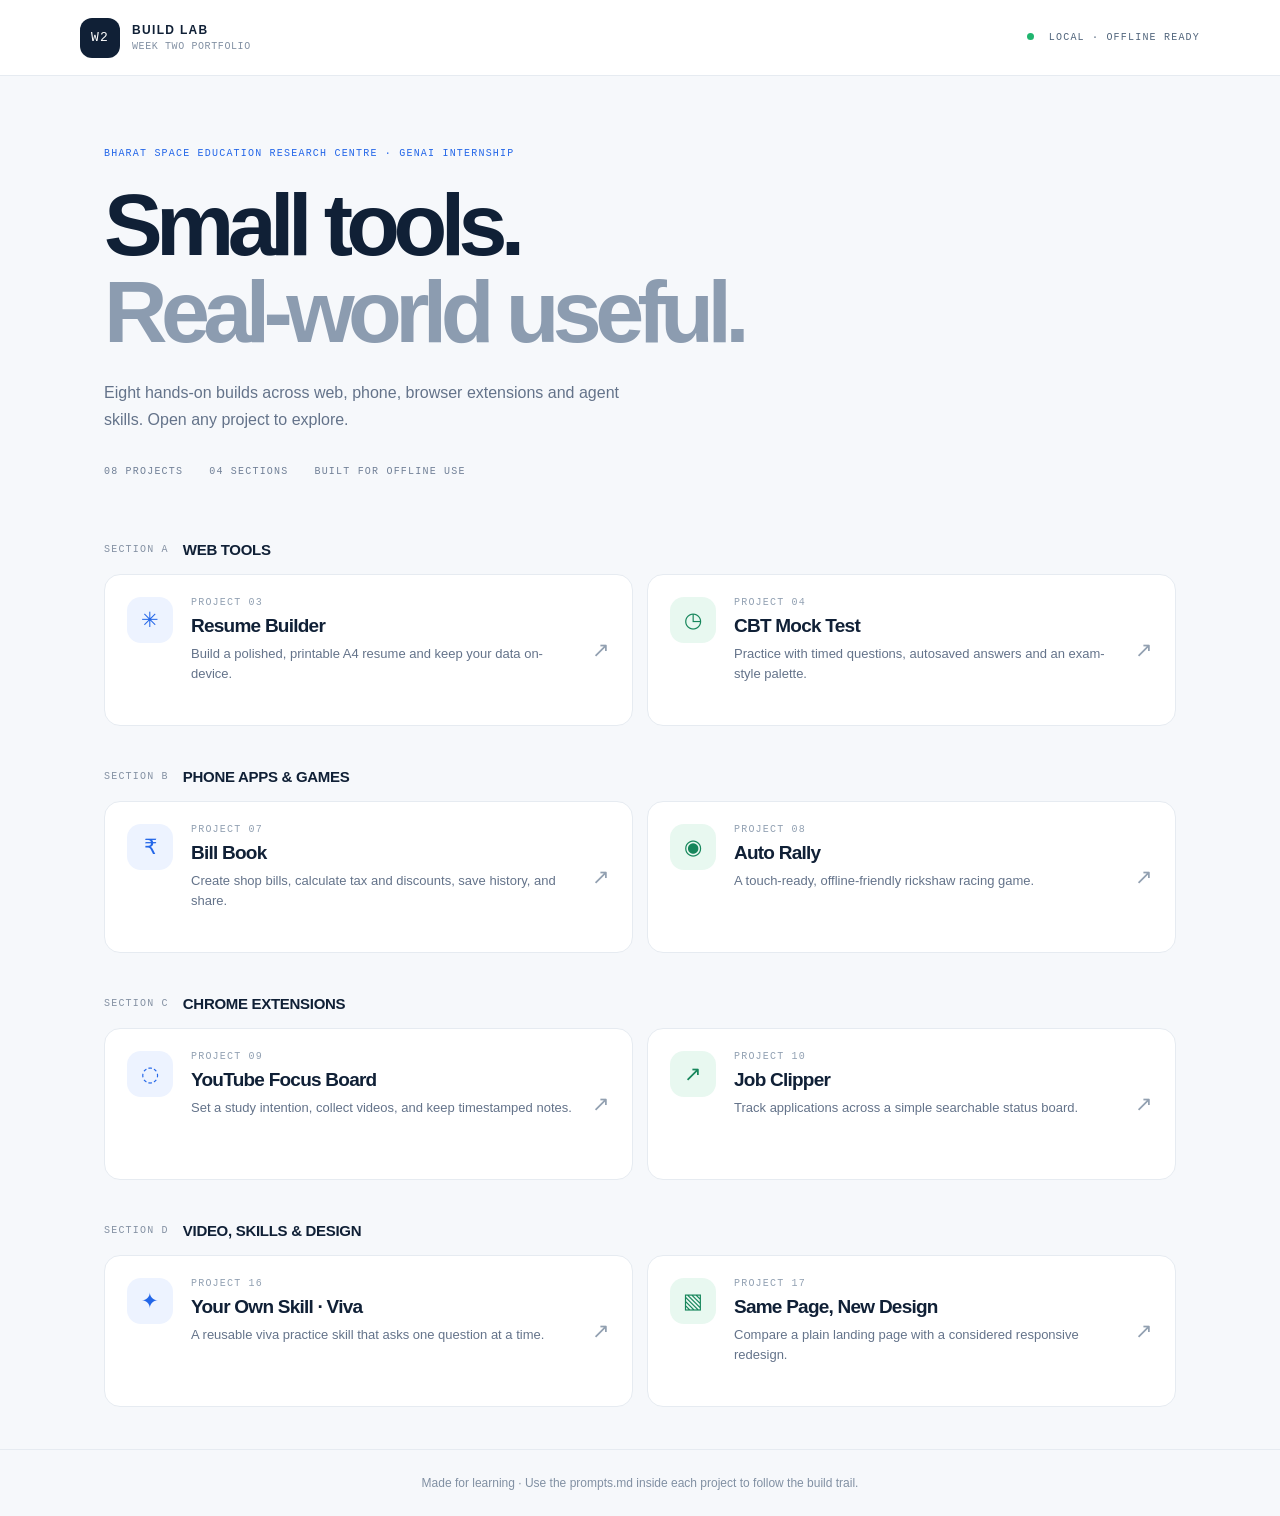
<file: index.html>
<!doctype html>
<html lang="en">
  <head>
    <meta charset="utf-8">
    <meta name="viewport" content="width=device-width,initial-scale=1">
    <meta name="theme-color" content="#101c2d">
    <title>Week 2 · Build Lab</title>
    <link rel="stylesheet" href="style.css">
  </head>
  <body>
    <header class="top">
      <div class="brand">
        <span class="mark">W2</span>
        <span>BUILD LAB <small>WEEK TWO PORTFOLIO</small></span>
      </div>
      <div class="offline"><i></i> LOCAL · OFFLINE READY</div>
    </header>
    <main>
      <section class="hero">
        <p class="eyebrow">BHARAT SPACE EDUCATION RESEARCH CENTRE · GENAI INTERNSHIP</p>
        <h1>Small tools.<br><em>Real-world useful.</em></h1>
        <p class="intro">Eight hands-on builds across web, phone, browser extensions and agent skills. Open any project to explore.</p>
        <div class="hero-foot">
          <span>08 PROJECTS</span>
          <span>04 SECTIONS</span>
          <span>BUILT FOR OFFLINE USE</span>
        </div>
      </section>
      <div id="projects"></div>
    </main>
    <footer>Made for learning · Use the prompts.md inside each project to follow the build trail.</footer>
    <script src="app.js"></script>
  </body>
</html>
</file>
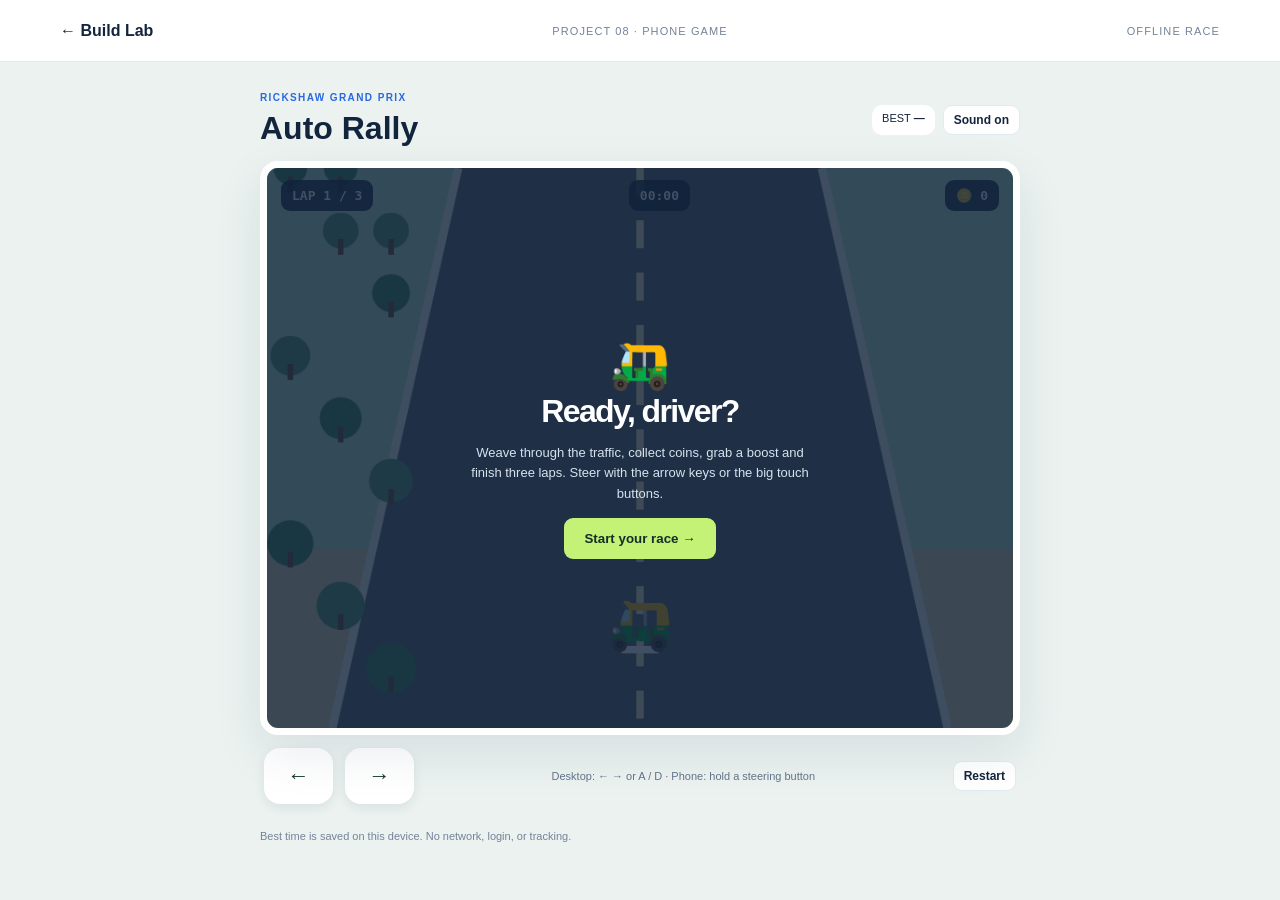
<file: auto-rally/index.html>
<!doctype html>
<html lang="en">
  <head>
    <meta charset="utf-8">
    <meta name="viewport" content="width=device-width,initial-scale=1,maximum-scale=1,user-scalable=no">
    <meta name="theme-color" content="#12253d">
    <link rel="manifest" href="manifest.json">
    <title>Auto Rally</title>
    <link rel="stylesheet" href="app.css">
    <style>
      body {
        background:#ebf2f0;
        touch-action:manipulation
      }
      .game {
        max-width:800px;
        margin:0 auto
      }
      .game-head {
        display:flex;
        justify-content:space-between;
        align-items:center;
        margin:0 0 14px
      }
      .stage {
        position:relative;
        background:#c8e8ce;
        border:7px solid white;
        border-radius:18px;
        overflow:hidden;
        box-shadow:0 18px 50px #19394e18
      }
      .stage canvas {
        display:block;
        width:100%;
        height:auto;
        aspect-ratio:4/3
      }
      .hud {
        position:absolute;
        inset:12px 14px auto;
        display:flex;
        justify-content:space-between;
        pointer-events:none
      }
      .hud span {
        background:#102036dd;
        color:white;
        padding:8px 11px;
        border-radius:9px;
        font:700 13px ui-monospace,monospace
      }
      .overlay {
        position:absolute;
        inset:0;
        background:#11243dcc;
        display:grid;
        place-items:center;
        color:white;
        text-align:center;
        padding:20px
      }
      .overlay-card {
        max-width:350px
      }
      .overlay h2 {
        font-size:32px;
        margin:0 0 9px;
        letter-spacing:-.05em
      }
      .overlay p {
        font-size:13px;
        line-height:1.6;
        color:#d7e2ef
      }
      .overlay .btn {
        background:#c3f277;
        color:#152d27;
        padding:13px 20px
      }
      .controls {
        display:flex;
        justify-content:space-between;
        align-items:center;
        padding:13px 4px
      }
      .pad {
        display:flex;
        gap:12px
      }
      .pad button {
        width:69px;
        height:56px;
        border:0;
        border-radius:16px;
        background:white;
        box-shadow:0 4px 12px #19394e15;
        font-size:22px;
        color:#173c35;
        touch-action:none
      }
      .help {
        color:#637589;
        font-size:11px
      }
      .scorecard {
        display:flex;
        gap:8px
      }
      .scorecard span {
        font-size:11px;
        background:white;
        padding:7px 10px;
        border-radius:10px
      }
      @media(max-width:600px) {
        .wrap {
          padding:22px 13px
        }
        .game-head h1 {
          font-size:26px
        }
        .help {
          max-width:160px;
          line-height:1.45
        }
      }
    </style>
  </head>
  <body>
    <header class="bar">
      <a href="../">← Build Lab</a>
      <span class="meta">PROJECT 08 · PHONE GAME</span>
      <span class="meta">OFFLINE RACE</span>
    </header>
    <main class="wrap game">
      <div class="game-head">
        <div>
          <div class="kicker">RICKSHAW GRAND PRIX</div>
          <h1 style="margin:7px 0 0">Auto Rally</h1>
        </div>
        <div class="scorecard">
          <span>BEST <b id="best">—</b></span>
          <button class="btn secondary small" id="sound">Sound on</button>
        </div>
      </div>
      <div class="stage">
        <canvas id="game" width="800" height="600" aria-label="Auto Rally racing game"></canvas>
        <div class="hud">
          <span id="lap">LAP 1 / 3</span>
          <span id="clock">00:00</span>
          <span id="coins">🪙 0</span>
        </div>
        <div class="overlay" id="overlay">
          <div class="overlay-card">
            <div style="font-size:48px">🛺</div>
            <h2>Ready, driver?</h2>
            <p>Weave through the traffic, collect coins, grab a boost and finish three laps. Steer with the arrow keys or the big touch buttons.</p>
            <button class="btn" id="play">Start your race →</button>
          </div>
        </div>
      </div>
      <div class="controls">
        <div class="pad">
          <button id="left" aria-label="Steer left">←</button>
          <button id="right" aria-label="Steer right">→</button>
        </div>
        <span class="help">Desktop: ← → or A / D · Phone: hold a steering button</span>
        <button class="btn secondary small" id="restart">Restart</button>
      </div>
      <p class="hint">Best time is saved on this device. No network, login, or tracking.</p>
    </main>
    <script src="app.js"></script>
    <script>if('serviceWorker'in navigator)navigator.serviceWorker.register('sw.js');</script>
  </body>
</html>
</file>
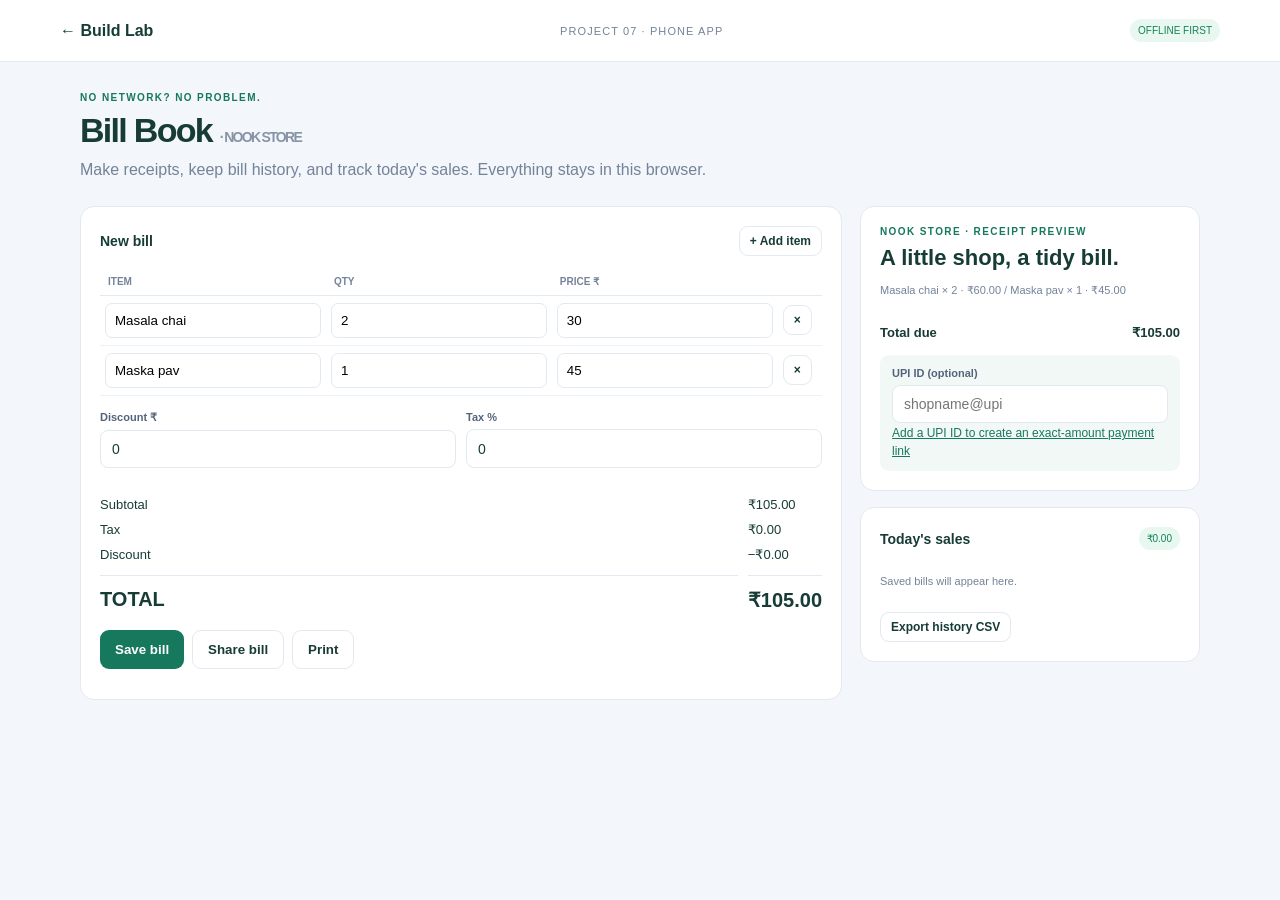
<file: bill-book/index.html>
<!doctype html>
<html lang="en">
  <head>
    <meta charset="utf-8">
    <meta name="viewport" content="width=device-width,initial-scale=1">
    <meta name="theme-color" content="#173c35">
    <link rel="manifest" href="manifest.json">
    <title>Bill Book · Nook</title>
    <link rel="stylesheet" href="app.css">
    <style>
      :root {
        --blue:#16785d;
        --navy:#173c35
      }
      .bill-layout {
        display:grid;
        grid-template-columns:minmax(0,1fr) 340px;
        gap:18px
      }
      .items {
        width:100%;
        border-collapse:collapse
      }
      .items th {
        text-align:left;
        font-size:10px;
        color:var(--muted);
        padding:8px;
        border-bottom:1px solid var(--line)
      }
      .items td {
        padding:7px 5px;
        border-bottom:1px solid #eff2f5
      }
      .items input {
        border:1px solid var(--line);
        border-radius:7px;
        padding:9px;
        width:100%;
        min-width:55px
      }
      .totals {
        display:grid;
        grid-template-columns:1fr auto;
        gap:10px;
        font-size:13px;
        padding-top:16px
      }
      .grand {
        font-size:20px;
        font-weight:800;
        border-top:1px solid var(--line);
        padding-top:12px;
        margin-top:3px
      }
      .history {
        display:grid;
        gap:8px
      }
      .billrow {
        display:flex;
        justify-content:space-between;
        align-items:center;
        padding:12px;
        border:1px solid var(--line);
        border-radius:9px;
        font-size:12px
      }
      .billrow button {
        border:0;
        background:none;
        color:var(--blue);
        cursor:pointer
      }
      .billtop {
        display:flex;
        justify-content:space-between;
        align-items:center;
        margin-bottom:12px
      }
      .tag {
        font-size:10px;
        color:#138459;
        background:#e8f7ef;
        padding:6px 8px;
        border-radius:20px
      }
      @media(max-width:850px) {
        .bill-layout {
          grid-template-columns:1fr
        }
      }
      @media print {
        .bar,.head,.formbox,.historybox,.actions {
          display:none!important
        }
        .bill-layout {
          display:block
        }
        .receipt {
          border:0!important;
          max-width:420px;
          margin:auto
        }
      }
    </style>
  </head>
  <body>
    <header class="bar">
      <a href="../">← Build Lab</a>
      <span class="meta">PROJECT 07 · PHONE APP</span>
      <span class="tag">OFFLINE FIRST</span>
    </header>
    <main class="wrap">
      <div class="head">
        <div>
          <div class="kicker">NO NETWORK? NO PROBLEM.</div>
          <h1>Bill Book <span style="font-size:14px;color:#8794a6">· NOOK STORE</span></h1>
          <p>Make receipts, keep bill history, and track today's sales. Everything stays in this browser.</p>
        </div>
        <button class="btn" id="install" hidden>Install app</button>
      </div>
      <div class="bill-layout">
        <div class="panel formbox">
          <div class="billtop">
            <h2 style="margin:0">New bill</h2>
            <button class="btn secondary small" id="addrow">+ Add item</button>
          </div>
          <table class="items">
            <thead>
              <tr>
                <th>ITEM</th>
                <th>QTY</th>
                <th>PRICE ₹</th>
                <th></th>
              </tr>
            </thead>
            <tbody id="items"></tbody>
          </table>
          <div class="row" style="margin-top:15px">
            <div class="field"><label>Discount ₹</label><input type="number" id="discount" min="0" value="0"></div>
            <div class="field"><label>Tax %</label><input type="number" id="tax" min="0" value="0"></div>
          </div>
          <div class="totals">
            <span>Subtotal</span>
            <span id="subtotal">₹0</span>
            <span>Tax</span>
            <span id="taxval">₹0</span>
            <span>Discount</span>
            <span id="discountval">−₹0</span>
            <span class="grand">TOTAL</span>
            <span class="grand" id="total">₹0</span>
          </div>
          <div class="actions" style="margin-top:18px">
            <button class="btn" id="save">Save bill</button>
            <button class="btn secondary" id="share">Share bill</button>
            <button class="btn secondary" onclick="window.print()">Print</button>
          </div>
          <p class="hint" id="notice"></p>
        </div>
        <div>
          <section class="panel receipt">
            <div class="kicker">NOOK STORE · RECEIPT PREVIEW</div>
            <h2 style="font-size:22px;margin:8px 0 4px">A little shop, a tidy bill.</h2>
            <p class="hint" id="receipt-lines">Add your first item to get started.</p>
            <div class="totals">
              <b>Total due</b>
              <b id="receipt-total">₹0</b>
            </div>
            <div style="margin-top:15px;padding:12px;background:#f2f8f5;border-radius:9px">
              <div class="field" style="margin:0"><label>UPI ID (optional)</label><input id="upi" placeholder="shopname@upi"></div>
              <a id="upi-link" class="home-link" target="_blank"></a>
            </div>
          </section>
          <section class="panel historybox" style="margin-top:16px">
            <div class="billtop">
              <h2 style="margin:0">Today's sales</h2>
              <span class="tag" id="sales">₹0</span>
            </div>
            <div class="history" id="history"></div>
            <button class="btn secondary small" id="csv" style="margin-top:11px">Export history CSV</button>
          </section>
        </div>
      </div>
    </main>
    <script src="app.js"></script>
    <script>if('serviceWorker'in navigator)navigator.serviceWorker.register('sw.js');</script>
  </body>
</html>
</file>
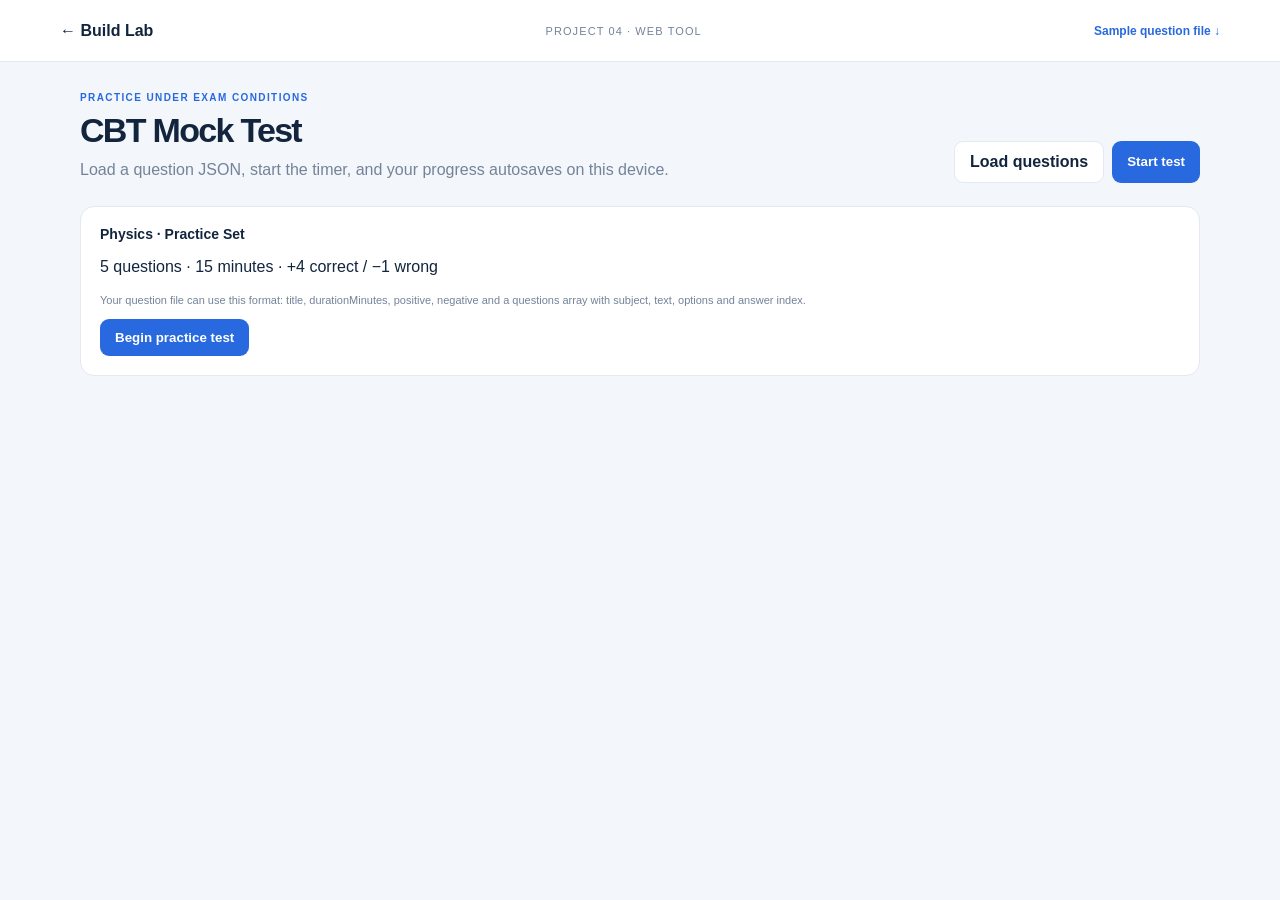
<file: mock-test/index.html>
<!doctype html>
<html lang="en">
  <head>
    <meta charset="utf-8">
    <meta name="viewport" content="width=device-width,initial-scale=1">
    <title>CBT Mock Test</title>
    <link rel="stylesheet" href="../app.css">
    <style>
      .exam {
        display:grid;
        grid-template-columns:1fr 255px;
        gap:18px
      }
      .examtop {
        display:flex;
        justify-content:space-between;
        align-items:center;
        margin-bottom:15px
      }
      .timer {
        font:700 22px ui-monospace,monospace;
        color:#c54d35
      }
      .qmeta {
        font-size:12px;
        color:var(--muted)
      }
      .question {
        font-size:21px;
        line-height:1.45;
        margin:26px 0
      }
      .option {
        display:flex;
        gap:12px;
        padding:14px;
        border:1px solid var(--line);
        border-radius:10px;
        margin:9px 0;
        cursor:pointer;
        align-items:center
      }
      .option:has(input:checked) {
        border-color:var(--blue);
        background:#f1f6ff
      }
      .palette {
        display:grid;
        grid-template-columns:repeat(5,1fr);
        gap:7px
      }
      .palette button {
        height:39px;
        border:1px solid var(--line);
        border-radius:8px;
        background:white;
        cursor:pointer;
        font-weight:700;
        color:#64738a
      }
      .palette button.current {
        outline:2px solid var(--blue)
      }
      .palette button.answered {
        background:#d7f3e4;
        color:#116a47
      }
      .palette button.review {
        background:#fff0cb;
        color:#8b5b00
      }
      .palette button.answered.review {
        background:linear-gradient(135deg,#d7f3e4 50%,#fff0cb 50%)
      }
      .examfoot {
        display:flex;
        justify-content:space-between;
        gap:8px;
        margin-top:24px
      }
      .result-score {
        font-size:44px;
        font-weight:800;
        letter-spacing:-.06em
      }
      .resrow {
        padding:12px 0;
        border-bottom:1px solid var(--line);
        font-size:13px
      }
      .summary {
        display:flex;
        gap:10px;
        margin:12px 0
      }
      .summary div {
        flex:1;
        padding:13px;
        background:#f5f7fa;
        border-radius:10px
      }
      .summary strong {
        display:block;
        font-size:19px
      }
      .summary small {
        color:var(--muted)
      }
      @media(max-width:750px) {
        .exam {
          grid-template-columns:1fr
        }
        .exam aside {
          order:-1
        }
        .palette {
          grid-template-columns:repeat(8,1fr)
        }
      }
    </style>
  </head>
  <body>
    <header class="bar">
      <a href="../">← Build Lab</a>
      <span class="meta">PROJECT 04 · WEB TOOL</span>
      <a href="../sample-questions.json" class="home-link" download>Sample question file ↓</a>
    </header>
    <main class="wrap">
      <div class="head">
        <div>
          <div class="kicker">PRACTICE UNDER EXAM CONDITIONS</div>
          <h1>CBT Mock Test</h1>
          <p>Load a question JSON, start the timer, and your progress autosaves on this device.</p>
        </div>
        <div class="actions">
          <label class="btn secondary" for="file">Load questions</label>
          <input id="file" type="file" accept="application/json" hidden>
          <button class="btn" id="start">Start test</button>
        </div>
      </div>
      <div id="root"></div>
    </main>
    <script src="app.js"></script>
  </body>
</html>
</file>
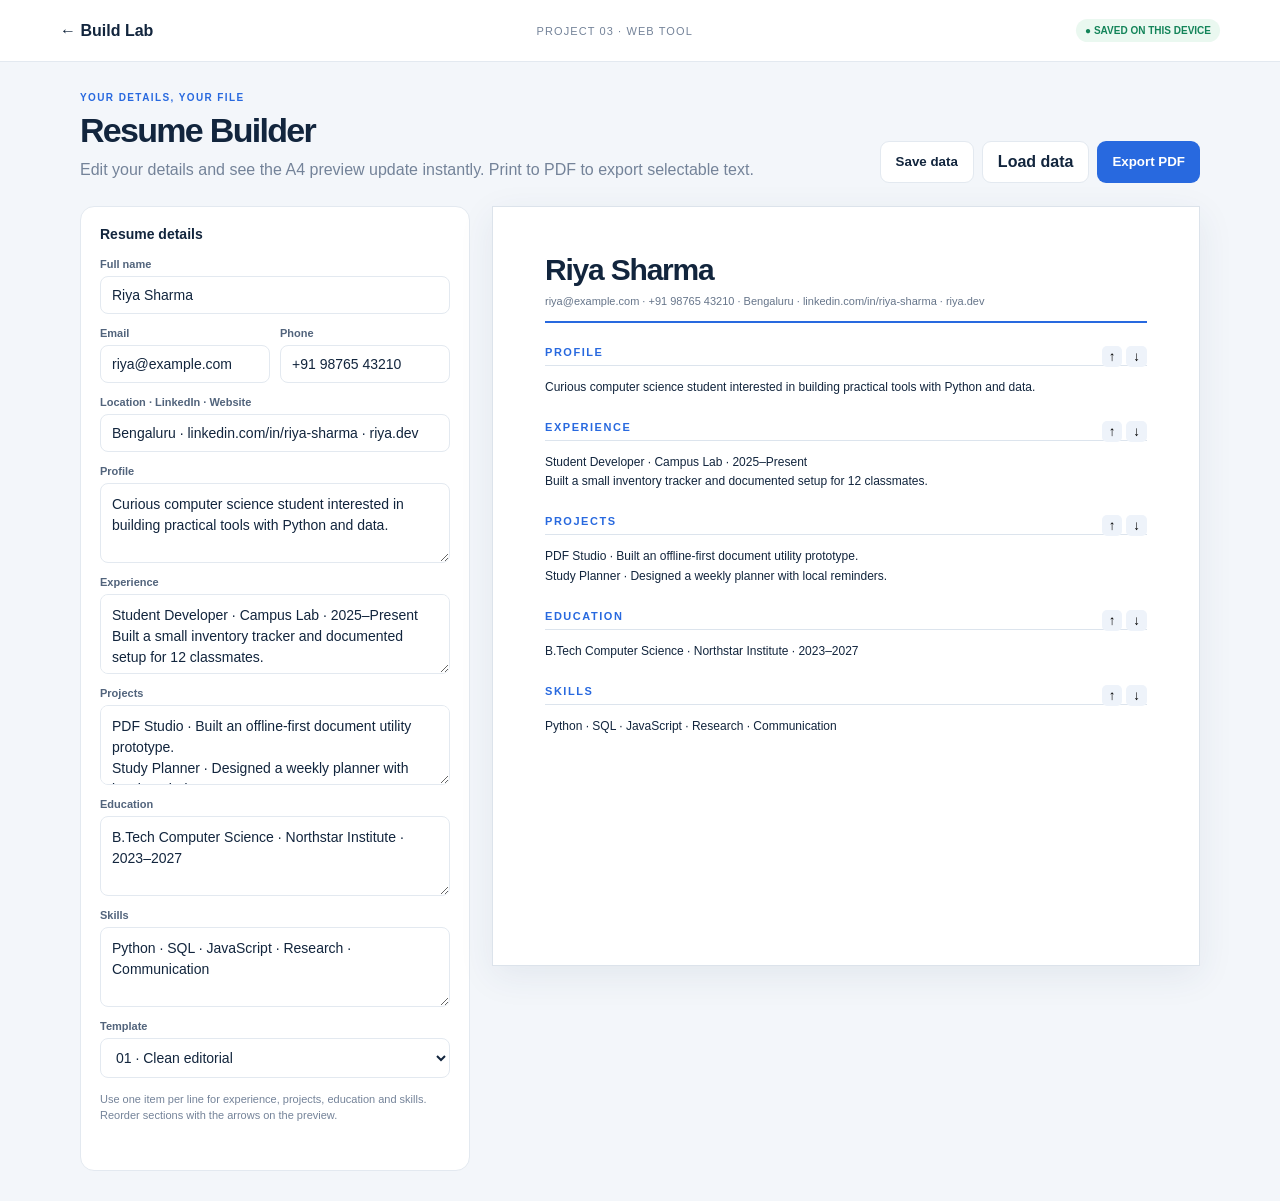
<file: resume/index.html>
<!doctype html>
<html lang="en">
  <head>
    <meta charset="utf-8">
    <meta name="viewport" content="width=device-width,initial-scale=1">
    <title>Resume Builder</title>
    <link rel="stylesheet" href="../app.css">
  </head>
  <body>
    <header class="bar">
      <a href="../">← Build Lab</a>
      <span class="meta">PROJECT 03 · WEB TOOL</span>
      <span class="badge">● SAVED ON THIS DEVICE</span>
    </header>
    <main class="wrap">
      <div class="head">
        <div>
          <div class="kicker">YOUR DETAILS, YOUR FILE</div>
          <h1>Resume Builder</h1>
          <p>Edit your details and see the A4 preview update instantly. Print to PDF to export selectable text.</p>
        </div>
        <div class="actions controls">
          <button class="btn secondary" id="export">Save data</button>
          <label class="btn secondary" for="importFile">Load data</label>
          <input id="importFile" type="file" accept="application/json" hidden>
          <button class="btn" onclick="window.print()">Export PDF</button>
        </div>
      </div>
      <div class="layout">
        <section class="panel editor">
          <h2>Resume details</h2>
          <div class="field"><label for="name">Full name</label><input id="name" data-key="name"></div>
          <div class="row">
            <div class="field"><label>Email</label><input id="email" data-key="email"></div>
            <div class="field"><label>Phone</label><input id="phone" data-key="phone"></div>
          </div>
          <div class="field"><label>Location · LinkedIn · Website</label><input id="links" data-key="links"></div>
          <div class="field">
            <label>Profile</label>
            <textarea id="profile" data-key="profile"></textarea>
          </div>
          <div class="field">
            <label>Experience</label>
            <textarea id="experience" data-key="experience"></textarea>
          </div>
          <div class="field">
            <label>Projects</label>
            <textarea id="projects" data-key="projects"></textarea>
          </div>
          <div class="field">
            <label>Education</label>
            <textarea id="education" data-key="education"></textarea>
          </div>
          <div class="field">
            <label>Skills</label>
            <textarea id="skills" data-key="skills"></textarea>
          </div>
          <div class="field">
            <label>Template</label>
            <select id="template">
              <option value="tpl-1">01 · Clean editorial</option>
              <option value="tpl-2">02 · Warm accent</option>
              <option value="tpl-3">03 · Classic serif</option>
            </select>
          </div>
          <p class="hint">Use one item per line for experience, projects, education and skills. Reorder sections with the arrows on the preview.</p>
          <div class="status" id="status"></div>
        </section>
        <section id="preview" class="preview"></section>
      </div>
    </main>
    <script src="app.js"></script>
  </body>
</html>
</file>
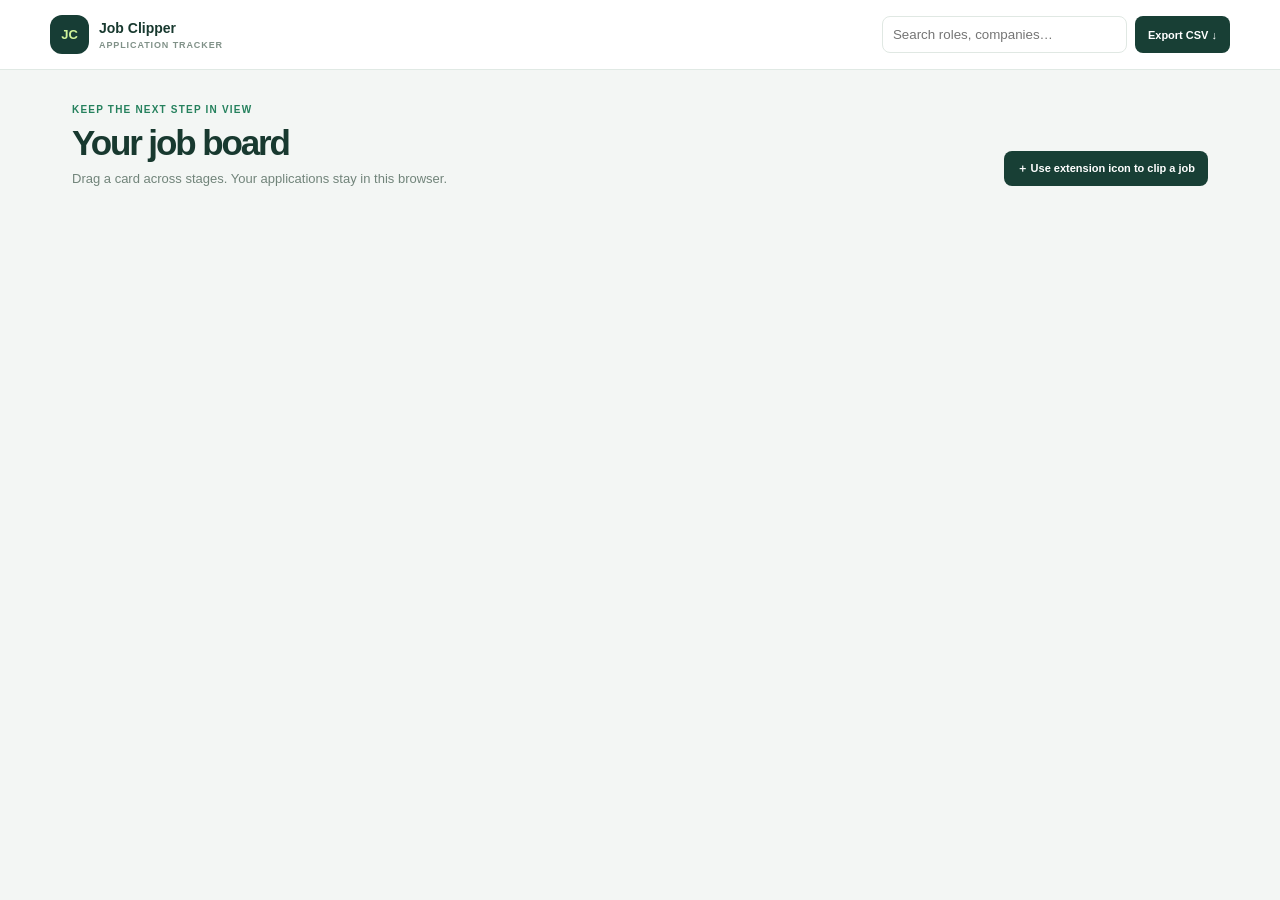
<file: job-clipper/board.html>
<!doctype html>
<html>
  <head>
    <meta charset="utf-8">
    <meta name="viewport" content="width=device-width,initial-scale=1">
    <title>Job Clipper · Board</title>
    <link rel="stylesheet" href="board.css">
  </head>
  <body>
    <header>
      <a href="board.html" class="brand">
        <span>JC</span>
        <b>Job Clipper<small>APPLICATION TRACKER</small></b>
      </a>
      <div class="tools"><input id="search" placeholder="Search roles, companies…"><button id="csv">Export CSV ↓</button></div>
    </header>
    <main>
      <div class="intro">
        <div>
          <div class="kicker">KEEP THE NEXT STEP IN VIEW</div>
          <h1>Your job board</h1>
          <p>Drag a card across stages. Your applications stay in this browser.</p>
        </div>
        <span class="clip" title="Use the Job Clipper toolbar icon while viewing a job page">＋ Use extension icon to clip a job</span>
      </div>
      <div id="board" class="board"></div>
    </main>
    <div id="modal" class="modal" hidden>
      <div class="dialog">
        <button id="close" class="close">×</button>
        <div class="kicker">EDIT APPLICATION</div>
        <h2>Edit job details</h2>
        <label>Role<input id="e-role"></label>
        <label>Company<input id="e-company"></label>
        <label>Job link<input id="e-url"></label>
        <label>Deadline<input id="e-deadline" type="date"></label>
        <button id="saveEdit" class="clip">Save changes</button>
      </div>
    </div>
    <script src="board.js"></script>
  </body>
</html>
</file>
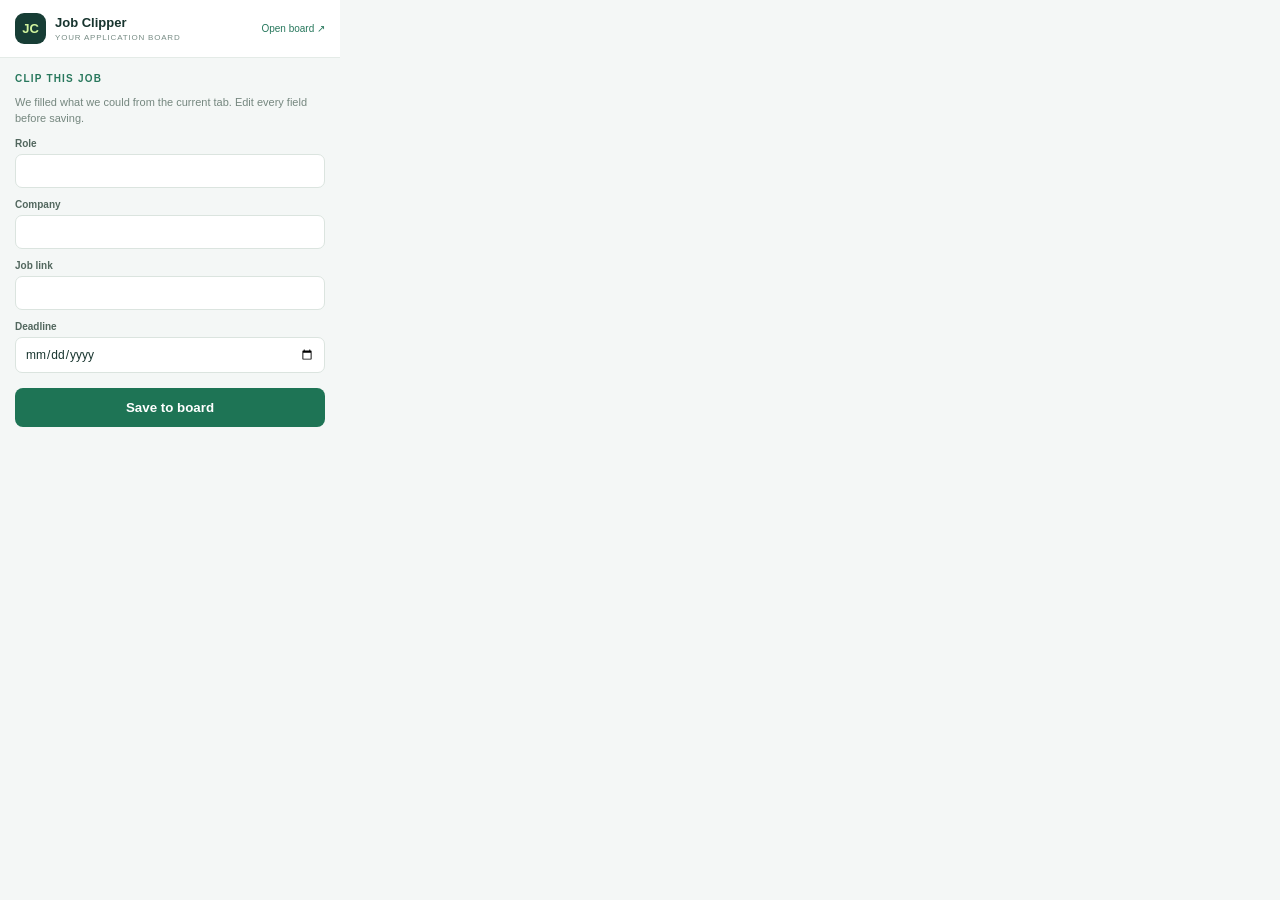
<file: job-clipper/popup.html>
<!doctype html>
<html>
  <head>
    <meta charset="utf-8">
    <meta name="viewport" content="width=device-width,initial-scale=1">
    <title>Job Clipper</title>
    <link rel="stylesheet" href="popup.css">
  </head>
  <body>
    <header>
      <a href="board.html" target="_blank" class="logo">JC</a>
      <div>
        <b>Job Clipper</b>
        <small>YOUR APPLICATION BOARD</small>
      </div>
      <a class="boardLink" href="board.html" target="_blank">Open board ↗</a>
    </header>
    <main>
      <div class="kicker">CLIP THIS JOB</div>
      <p class="hint">We filled what we could from the current tab. Edit every field before saving.</p>
      <label>Role<input id="role"></label>
      <label>Company<input id="company"></label>
      <label>Job link<input id="url"></label>
      <label>Deadline<input id="deadline" type="date"></label>
      <button class="save" id="save">Save to board</button>
      <div id="status"></div>
    </main>
    <script src="popup.js"></script>
  </body>
</html>
</file>
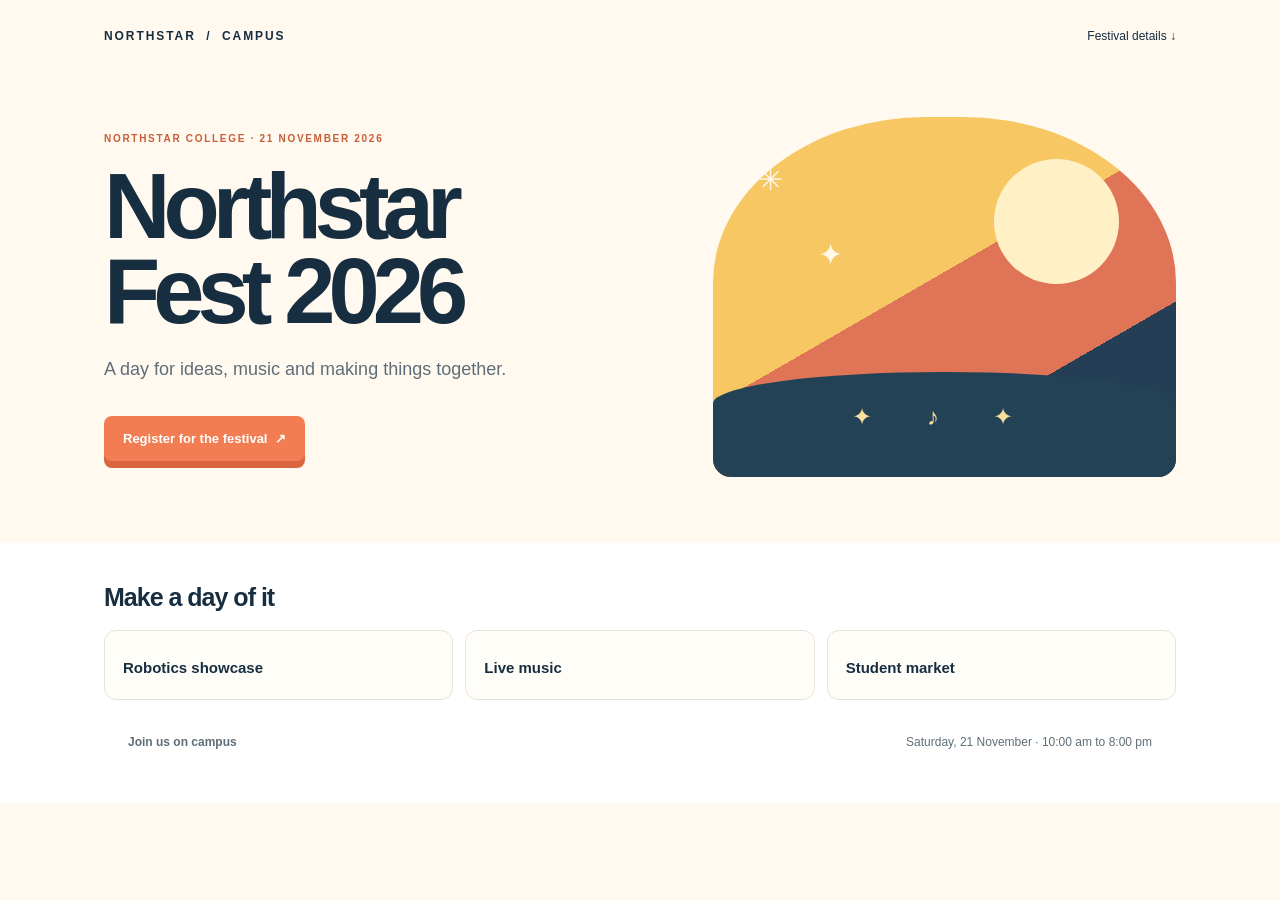
<file: same-page/after.html>
<!doctype html>
<html lang="en">
  <head>
    <meta charset="utf-8">
    <meta name="viewport" content="width=device-width,initial-scale=1">
    <meta name="theme-color" content="#172d40">
    <title>Northstar Fest · After</title>
    <style>
      :root {
        --navy:#172d40;
        --orange:#f27d52;
        --cream:#fff9f0;
        --muted:#5e6e78
      }
      * {
        box-sizing:border-box
      }
      body {
        margin:0;
        background:var(--cream);
        color:var(--navy);
        font-family:Arial,Helvetica,sans-serif
      }
      .nav {
        height:72px;
        max-width:1120px;
        margin:auto;
        padding:0 24px;
        display:flex;
        align-items:center;
        justify-content:space-between
      }
      .logo {
        font-size:12px;
        letter-spacing:.16em;
        font-weight:bold
      }
      .nav a {
        font-size:12px;
        color:var(--navy);
        text-decoration:none
      }
      .hero {
        max-width:1120px;
        margin:0 auto;
        padding:45px 24px 66px;
        display:grid;
        grid-template-columns:1.1fr .9fr;
        gap:44px;
        align-items:center
      }
      .eyebrow {
        font-size:10px;
        letter-spacing:.17em;
        color:#c85d36;
        font-weight:bold
      }
      .title {
        font-size:clamp(50px,8vw,92px);
        line-height:.93;
        letter-spacing:-.075em;
        margin:20px 0
      }
      .copy {
        font-size:18px;
        line-height:1.6;
        color:var(--muted);
        max-width:450px
      }
      .button {
        display:inline-flex;
        margin-top:15px;
        background:var(--orange);
        color:#fff;
        text-decoration:none;
        font-size:13px;
        font-weight:bold;
        padding:15px 19px;
        border-radius:8px;
        box-shadow:0 7px 0 #d86740
      }
      .art {
        height:360px;
        border-radius:46% 46% 18px 18px;
        background:linear-gradient(150deg,#f6c763 0 46%,#df7457 46% 72%,#233e55 72%);
        position:relative;
        overflow:hidden
      }
      .sun {
        position:absolute;
        width:125px;
        height:125px;
        border-radius:50%;
        background:#fff0c6;
        top:42px;
        right:57px
      }
      .star {
        position:absolute;
        color:#fff9e8;
        font-size:30px
      }
      .star.one {
        top:45px;
        left:45px
      }
      .star.two {
        top:120px;
        left:105px
      }
      .stage {
        position:absolute;
        bottom:0;
        left:0;
        right:0;
        height:105px;
        background:#244255;
        border-radius:50% 50% 0 0/30% 30% 0 0
      }
      .stage:after {
        content:'✦     ♪       ✦';
        position:absolute;
        top:31px;
        left:0;
        right:0;
        text-align:center;
        color:#f8df9a;
        font-size:24px;
        letter-spacing:24px
      }
      .events {
        background:#fff;
        padding:40px 24px 54px
      }
      .events-inner {
        max-width:1072px;
        margin:auto
      }
      .events h2 {
        font-size:25px;
        letter-spacing:-.04em;
        margin:0 0 18px
      }
      .cards {
        display:grid;
        grid-template-columns:repeat(3,1fr);
        gap:12px
      }
      .card {
        border:1px solid #e9e2d7;
        border-radius:12px;
        padding:18px;
        background:#fffdf8
      }
      .card h3 {
        font-size:15px;
        margin:10px 0 5px
      }
      .foot {
        max-width:1072px;
        margin:35px auto 0;
        padding:0 24px;
        display:flex;
        justify-content:space-between;
        font-size:12px;
        color:var(--muted)
      }
      @media(max-width:700px) {
        .hero {
          grid-template-columns:1fr;
          gap:28px;
          padding-top:28px
        }
        .art {
          height:260px
        }
        .cards {
          grid-template-columns:1fr
        }
        .nav {
          height:60px
        }
        .foot {
          gap:8px;
          flex-direction:column
        }
      }
    </style>
  </head>
  <body>
    <nav class="nav">
      <span class="logo">NORTHSTAR&nbsp; / &nbsp;CAMPUS</span>
      <a href="#register">Festival details ↓</a>
    </nav>
    <main class="hero">
      <div>
        <div class="eyebrow">NORTHSTAR COLLEGE · 21 NOVEMBER 2026</div>
        <h1 class="title">Northstar<br>Fest 2026</h1>
        <p class="copy">A day for ideas, music and making things together.</p>
        <a class="button" href="#register">Register for the festival&nbsp; ↗</a>
      </div>
      <div class="art" aria-hidden="true">
        <span class="sun"></span>
        <span class="star one">✳</span>
        <span class="star two">✦</span>
        <div class="stage"></div>
      </div>
    </main>
    <section class="events">
      <div class="events-inner">
        <h2>Make a day of it</h2>
        <div class="cards">
          <article class="card">
            <h3>Robotics showcase</h3>
          </article>
          <article class="card">
            <h3>Live music</h3>
          </article>
          <article class="card">
            <h3>Student market</h3>
          </article>
        </div>
      </div>
      <div id="register" class="foot">
        <b>Join us on campus</b>
        <span>Saturday, 21 November · 10:00 am to 8:00 pm</span>
      </div>
    </section>
  </body>
</html>
</file>
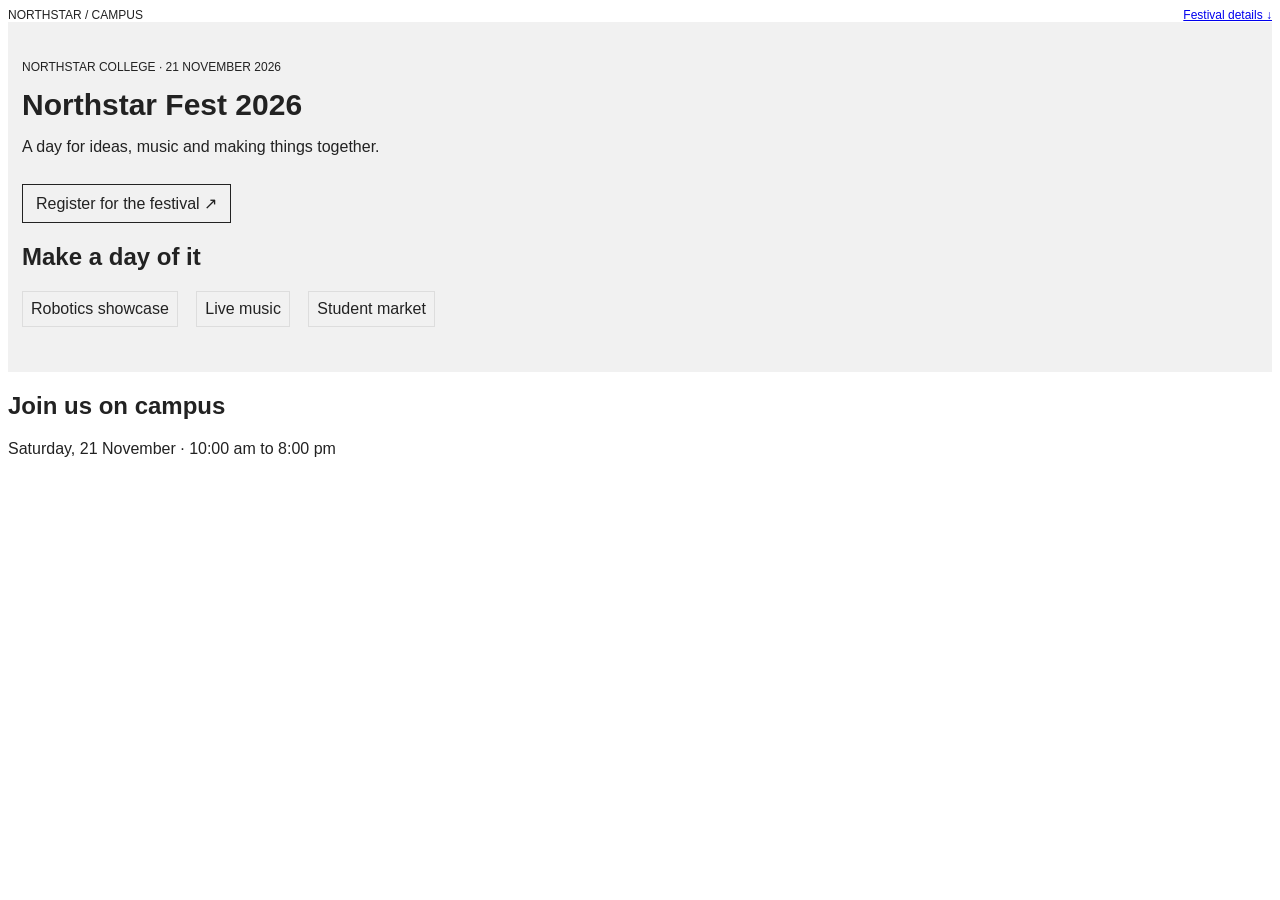
<file: same-page/before.html>
<!doctype html>
<html lang="en">
  <head>
    <meta charset="utf-8">
    <meta name="viewport" content="width=device-width,initial-scale=1">
    <title>Northstar Fest · Before</title>
    <style>
      body {
        font-family:Arial,sans-serif;
        color:#222;
        margin:8px
      }
      .hero {
        padding:35px 14px;
        background:#f1f1f1
      }
      .nav {
        display:flex;
        justify-content:space-between;
        font-size:12px
      }
      .badge {
        font-size:12px
      }
      .title {
        font-size:30px;
        margin:13px 0
      }
      .copy {
        font-size:16px
      }
      .button {
        display:inline-block;
        border:1px solid #222;
        padding:9px 13px;
        margin-top:12px;
        color:#222;
        text-decoration:none
      }
      .items {
        margin-top:20px
      }
      .item {
        display:inline-block;
        margin:0 14px 10px 0;
        padding:8px;
        border:1px solid #ddd
      }
    </style>
  </head>
  <body>
    <nav class="nav">
      <span>NORTHSTAR / CAMPUS</span>
      <a href="#register">Festival details ↓</a>
    </nav>
    <main class="hero">
      <span class="badge">NORTHSTAR COLLEGE · 21 NOVEMBER 2026</span>
      <h1 class="title">Northstar Fest 2026</h1>
      <p class="copy">A day for ideas, music and making things together.</p>
      <a class="button" href="#register">Register for the festival ↗</a>
      <h2>Make a day of it</h2>
      <div class="items">
        <span class="item">Robotics showcase</span>
        <span class="item">Live music</span>
        <span class="item">Student market</span>
      </div>
    </main>
    <section id="register">
      <h2>Join us on campus</h2>
      <p>Saturday, 21 November · 10:00 am to 8:00 pm</p>
    </section>
  </body>
</html>
</file>
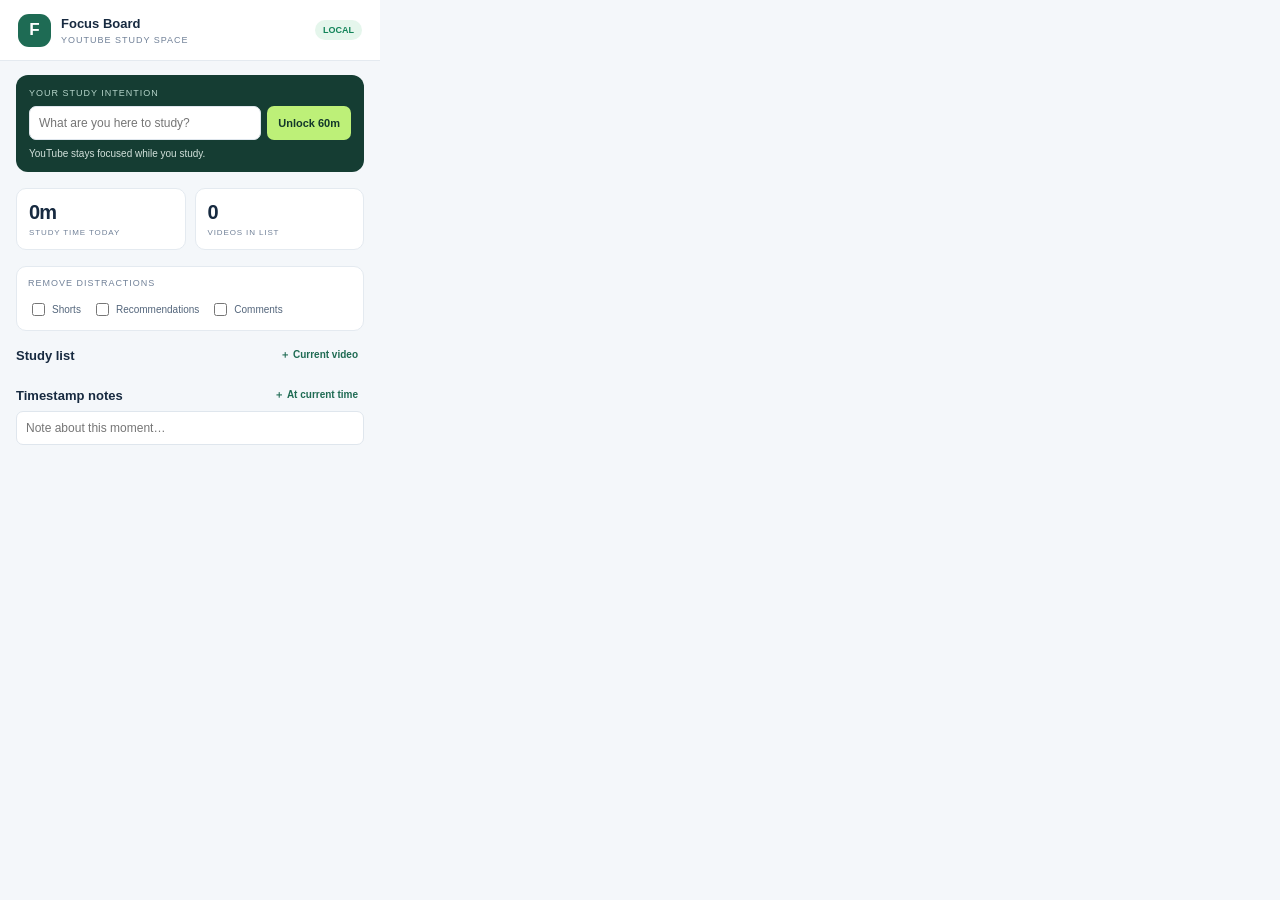
<file: youtube-focus/popup.html>
<!doctype html>
<html>
  <head>
    <meta charset="utf-8">
    <meta name="viewport" content="width=device-width,initial-scale=1">
    <title>Focus Board</title>
    <link rel="stylesheet" href="popup.css">
  </head>
  <body>
    <header>
      <div class="brand">
        <span class="logo">F</span>
        <div>
          <b>Focus Board</b>
          <small>YOUTUBE STUDY SPACE</small>
        </div>
      </div>
      <span class="live">LOCAL</span>
    </header>
    <main>
      <section class="intent">
        <div class="label">YOUR STUDY INTENTION</div>
        <div class="row"><input id="why" placeholder="What are you here to study?"><button id="unlock">Unlock 60m</button></div>
        <small id="gateState">YouTube stays focused while you study.</small>
      </section>
      <section class="stats">
        <div>
          <b id="today">0m</b>
          <small>STUDY TIME TODAY</small>
        </div>
        <div>
          <b id="videoCount">0</b>
          <small>VIDEOS IN LIST</small>
        </div>
      </section>
      <section class="settings">
        <div class="label">REMOVE DISTRACTIONS</div>
        <label><input type="checkbox" id="shorts"><span>Shorts</span></label>
        <label><input type="checkbox" id="recs"><span>Recommendations</span></label>
        <label><input type="checkbox" id="comments"><span>Comments</span></label>
      </section>
      <section>
        <div class="sectionTitle">
          <h2>Study list</h2>
          <button class="text" id="addVideo">＋ Current video</button>
        </div>
        <div id="videos" class="list"></div>
      </section>
      <section>
        <div class="sectionTitle">
          <h2>Timestamp notes</h2>
          <button class="text" id="addNote">＋ At current time</button>
        </div>
        <input id="noteText" class="noteInput" placeholder="Note about this moment…">
        <div id="notes" class="list"></div>
      </section>
      <div class="toast" id="toast"></div>
    </main>
    <script src="popup.js"></script>
  </body>
</html>
</file>
<file: style.css>
:root{--ink:#102036;--muted:#64738a;--line:#e6ebf1;--paper:#f6f8fb;--blue:#2366e8;--mint:#c8f4dc}*{box-sizing:border-box}body{margin:0;background:var(--paper);color:var(--ink);font-family:Arial,Helvetica,sans-serif}.top{height:76px;padding:0 max(calc((100vw - 1120px)/2),24px);display:flex;align-items:center;justify-content:space-between;background:#fff;border-bottom:1px solid var(--line)}.brand{display:flex;gap:12px;align-items:center;font-size:12px;font-weight:800;letter-spacing:.11em}.brand small{display:block;color:#8290a3;font:10px ui-monospace,monospace;margin-top:4px;letter-spacing:.06em}.mark{display:grid;place-items:center;background:var(--ink);color:white;border-radius:12px;width:40px;height:40px;font:13px ui-monospace,monospace}.offline,.eyebrow,.hero-foot,.section-head span,.card-num{font:10px ui-monospace,monospace;letter-spacing:.12em}.offline{color:#51657c}.offline i{display:inline-block;width:7px;height:7px;border-radius:50%;background:#20b56f;margin-right:8px}.hero{max-width:1120px;margin:0 auto;padding:72px 24px 36px}.eyebrow{color:var(--blue);margin:0 0 22px}.hero h1{font-size:clamp(48px,8vw,88px);line-height:.99;letter-spacing:-.075em;margin:0;font-weight:800}.hero h1 em{font-style:normal;color:#8c9cb0}.intro{max-width:530px;color:var(--muted);font-size:16px;line-height:1.7;margin:24px 0 32px}.hero-foot{display:flex;gap:26px;color:#718097}.group{max-width:1120px;margin:28px auto 42px;padding:0 24px}.section-head{display:flex;align-items:center;gap:14px;margin:0 0 16px}.section-head h2{margin:0;font-size:15px;letter-spacing:-.02em}.section-head span{color:#8491a3}.grid{display:grid;grid-template-columns:repeat(2,minmax(0,1fr));gap:14px}.card{display:flex;min-height:152px;background:#fff;border:1px solid var(--line);border-radius:16px;padding:22px;gap:18px;text-decoration:none;color:inherit;transition:transform .18s,border-color .18s,box-shadow .18s}.card:hover{transform:translateY(-3px);border-color:#b6c9ed;box-shadow:0 14px 38px #203c6412}.icon{width:46px;height:46px;display:grid;place-items:center;border-radius:14px;background:#edf3ff;color:var(--blue);font-size:21px;flex:none}.card:nth-child(2) .icon{background:#e8f8f0;color:#16865b}.card-info{flex:1}.card-num{color:#91a0b2}.card h3{margin:7px 0 7px;font-size:19px;letter-spacing:-.04em}.card p{margin:0;color:var(--muted);font-size:13px;line-height:1.55}.arrow{align-self:center;color:#92a0b1;font-size:21px}footer{padding:26px 24px;text-align:center;color:#8190a3;font-size:12px;border-top:1px solid var(--line)}@media(max-width:640px){.top{padding:0 18px}.offline{font-size:8px}.hero{padding:54px 20px 25px}.grid{grid-template-columns:1fr}.group{padding:0 18px}.card{min-height:130px}.hero-foot{gap:12px;font-size:8px}}
</file>
<file: auto-rally/app.css>
:root{--navy:#12253d;--blue:#2869df;--pale:#f3f6fa;--line:#e3e9f0;--muted:#748399;--green:#138459}*{box-sizing:border-box}body{margin:0;background:var(--pale);color:var(--navy);font-family:Arial,Helvetica,sans-serif}.bar{height:62px;background:white;border-bottom:1px solid var(--line);display:flex;align-items:center;justify-content:space-between;padding:0 max(calc((100vw - 1160px)/2),20px)}.bar a{color:var(--navy);text-decoration:none;font-weight:700}.bar .meta{font-size:11px;color:var(--muted);letter-spacing:.1em}.wrap{max-width:1160px;margin:0 auto;padding:30px 20px}.head{display:flex;justify-content:space-between;align-items:flex-end;gap:20px;margin-bottom:23px}.kicker{font-size:10px;letter-spacing:.14em;color:var(--blue);font-weight:700}.head h1{font-size:34px;letter-spacing:-.05em;margin:8px 0}.head p{margin:0;color:var(--muted);line-height:1.55}.btn{border:0;border-radius:9px;padding:11px 15px;background:var(--blue);color:white;font-weight:700;cursor:pointer}.btn.secondary{background:white;color:var(--navy);border:1px solid var(--line)}.btn.dark{background:var(--navy)}.btn.small{padding:7px 10px;font-size:12px}.layout{display:grid;grid-template-columns:minmax(300px,390px) minmax(0,1fr);gap:22px;align-items:start}.panel{background:#fff;border:1px solid var(--line);border-radius:14px;padding:19px}.panel h2{font-size:14px;margin:0 0 16px}.field{display:grid;gap:6px;margin:0 0 13px}.field label{font-size:11px;font-weight:700;color:#52647c}.field input,.field textarea,.field select{width:100%;border:1px solid var(--line);border-radius:8px;padding:10px 11px;font:14px Arial;color:var(--navy);background:white}.field textarea{min-height:80px;resize:vertical;line-height:1.5}.row{display:flex;gap:10px}.row>*{flex:1}.actions{display:flex;gap:8px;flex-wrap:wrap}.hint{font-size:11px;color:var(--muted);line-height:1.5}.badge{display:inline-flex;align-items:center;background:#eaf8f0;color:var(--green);border-radius:20px;padding:6px 9px;font-size:10px;font-weight:700}.home-link{font-size:12px;color:var(--blue)!important}.paper{background:#fff;border:1px solid #dce3eb;box-shadow:0 10px 34px #263f6014;min-height:760px;padding:46px 52px;max-width:820px;margin:0 auto}.paper h1{font-size:30px;margin:0 0 8px;letter-spacing:-.04em}.paper .contact{font-size:11px;color:#66758a;border-bottom:2px solid var(--blue);padding-bottom:14px}.resume-section{margin:23px 0}.resume-section h3{font-size:11px;letter-spacing:.14em;text-transform:uppercase;border-bottom:1px solid #dce4ed;padding-bottom:7px;color:var(--blue)}.resume-section p{font-size:12px;line-height:1.65;white-space:pre-line}.resume-section .move{float:right;margin-left:4px;border:0;background:#eef3fa;border-radius:5px;padding:3px 7px;cursor:pointer}.tpl-2 .resume-section h3{border-bottom:0;color:#182b42;font-size:14px;letter-spacing:0}.tpl-2 .paper{border-top:8px solid #cf684d}.tpl-3 .paper{font-family:Georgia,serif}.tpl-3 .resume-section h3{color:#378370}.status{color:var(--green);font-size:11px;min-height:16px}@media(max-width:860px){.layout{grid-template-columns:1fr}.head{align-items:flex-start;flex-direction:column}.paper{padding:32px 25px;min-height:600px}}@media print{body{background:white}.bar,.head,.editor,.controls{display:none!important}.wrap{padding:0;max-width:none}.layout{display:block}.paper{box-shadow:none;border:0;max-width:none;min-height:0;padding:0}.resume-section{break-inside:avoid}}
</file>
<file: bill-book/app.css>
:root{--navy:#12253d;--blue:#2869df;--pale:#f3f6fa;--line:#e3e9f0;--muted:#748399;--green:#138459}*{box-sizing:border-box}body{margin:0;background:var(--pale);color:var(--navy);font-family:Arial,Helvetica,sans-serif}.bar{height:62px;background:white;border-bottom:1px solid var(--line);display:flex;align-items:center;justify-content:space-between;padding:0 max(calc((100vw - 1160px)/2),20px)}.bar a{color:var(--navy);text-decoration:none;font-weight:700}.bar .meta{font-size:11px;color:var(--muted);letter-spacing:.1em}.wrap{max-width:1160px;margin:0 auto;padding:30px 20px}.head{display:flex;justify-content:space-between;align-items:flex-end;gap:20px;margin-bottom:23px}.kicker{font-size:10px;letter-spacing:.14em;color:var(--blue);font-weight:700}.head h1{font-size:34px;letter-spacing:-.05em;margin:8px 0}.head p{margin:0;color:var(--muted);line-height:1.55}.btn{border:0;border-radius:9px;padding:11px 15px;background:var(--blue);color:white;font-weight:700;cursor:pointer}.btn.secondary{background:white;color:var(--navy);border:1px solid var(--line)}.btn.dark{background:var(--navy)}.btn.small{padding:7px 10px;font-size:12px}.layout{display:grid;grid-template-columns:minmax(300px,390px) minmax(0,1fr);gap:22px;align-items:start}.panel{background:#fff;border:1px solid var(--line);border-radius:14px;padding:19px}.panel h2{font-size:14px;margin:0 0 16px}.field{display:grid;gap:6px;margin:0 0 13px}.field label{font-size:11px;font-weight:700;color:#52647c}.field input,.field textarea,.field select{width:100%;border:1px solid var(--line);border-radius:8px;padding:10px 11px;font:14px Arial;color:var(--navy);background:white}.field textarea{min-height:80px;resize:vertical;line-height:1.5}.row{display:flex;gap:10px}.row>*{flex:1}.actions{display:flex;gap:8px;flex-wrap:wrap}.hint{font-size:11px;color:var(--muted);line-height:1.5}.badge{display:inline-flex;align-items:center;background:#eaf8f0;color:var(--green);border-radius:20px;padding:6px 9px;font-size:10px;font-weight:700}.home-link{font-size:12px;color:var(--blue)!important}.paper{background:#fff;border:1px solid #dce3eb;box-shadow:0 10px 34px #263f6014;min-height:760px;padding:46px 52px;max-width:820px;margin:0 auto}.paper h1{font-size:30px;margin:0 0 8px;letter-spacing:-.04em}.paper .contact{font-size:11px;color:#66758a;border-bottom:2px solid var(--blue);padding-bottom:14px}.resume-section{margin:23px 0}.resume-section h3{font-size:11px;letter-spacing:.14em;text-transform:uppercase;border-bottom:1px solid #dce4ed;padding-bottom:7px;color:var(--blue)}.resume-section p{font-size:12px;line-height:1.65;white-space:pre-line}.resume-section .move{float:right;margin-left:4px;border:0;background:#eef3fa;border-radius:5px;padding:3px 7px;cursor:pointer}.tpl-2 .resume-section h3{border-bottom:0;color:#182b42;font-size:14px;letter-spacing:0}.tpl-2 .paper{border-top:8px solid #cf684d}.tpl-3 .paper{font-family:Georgia,serif}.tpl-3 .resume-section h3{color:#378370}.status{color:var(--green);font-size:11px;min-height:16px}@media(max-width:860px){.layout{grid-template-columns:1fr}.head{align-items:flex-start;flex-direction:column}.paper{padding:32px 25px;min-height:600px}}@media print{body{background:white}.bar,.head,.editor,.controls{display:none!important}.wrap{padding:0;max-width:none}.layout{display:block}.paper{box-shadow:none;border:0;max-width:none;min-height:0;padding:0}.resume-section{break-inside:avoid}}
</file>
<file: app.css>
:root{--navy:#12253d;--blue:#2869df;--pale:#f3f6fa;--line:#e3e9f0;--muted:#748399;--green:#138459}*{box-sizing:border-box}body{margin:0;background:var(--pale);color:var(--navy);font-family:Arial,Helvetica,sans-serif}.bar{height:62px;background:white;border-bottom:1px solid var(--line);display:flex;align-items:center;justify-content:space-between;padding:0 max(calc((100vw - 1160px)/2),20px)}.bar a{color:var(--navy);text-decoration:none;font-weight:700}.bar .meta{font-size:11px;color:var(--muted);letter-spacing:.1em}.wrap{max-width:1160px;margin:0 auto;padding:30px 20px}.head{display:flex;justify-content:space-between;align-items:flex-end;gap:20px;margin-bottom:23px}.kicker{font-size:10px;letter-spacing:.14em;color:var(--blue);font-weight:700}.head h1{font-size:34px;letter-spacing:-.05em;margin:8px 0}.head p{margin:0;color:var(--muted);line-height:1.55}.btn{border:0;border-radius:9px;padding:11px 15px;background:var(--blue);color:white;font-weight:700;cursor:pointer}.btn.secondary{background:white;color:var(--navy);border:1px solid var(--line)}.btn.dark{background:var(--navy)}.btn.small{padding:7px 10px;font-size:12px}.layout{display:grid;grid-template-columns:minmax(300px,390px) minmax(0,1fr);gap:22px;align-items:start}.panel{background:#fff;border:1px solid var(--line);border-radius:14px;padding:19px}.panel h2{font-size:14px;margin:0 0 16px}.field{display:grid;gap:6px;margin:0 0 13px}.field label{font-size:11px;font-weight:700;color:#52647c}.field input,.field textarea,.field select{width:100%;border:1px solid var(--line);border-radius:8px;padding:10px 11px;font:14px Arial;color:var(--navy);background:white}.field textarea{min-height:80px;resize:vertical;line-height:1.5}.row{display:flex;gap:10px}.row>*{flex:1}.actions{display:flex;gap:8px;flex-wrap:wrap}.hint{font-size:11px;color:var(--muted);line-height:1.5}.badge{display:inline-flex;align-items:center;background:#eaf8f0;color:var(--green);border-radius:20px;padding:6px 9px;font-size:10px;font-weight:700}.home-link{font-size:12px;color:var(--blue)!important}.paper{background:#fff;border:1px solid #dce3eb;box-shadow:0 10px 34px #263f6014;min-height:760px;padding:46px 52px;max-width:820px;margin:0 auto}.paper h1{font-size:30px;margin:0 0 8px;letter-spacing:-.04em}.paper .contact{font-size:11px;color:#66758a;border-bottom:2px solid var(--blue);padding-bottom:14px}.resume-section{margin:23px 0}.resume-section h3{font-size:11px;letter-spacing:.14em;text-transform:uppercase;border-bottom:1px solid #dce4ed;padding-bottom:7px;color:var(--blue)}.resume-section p{font-size:12px;line-height:1.65;white-space:pre-line}.resume-section .move{float:right;margin-left:4px;border:0;background:#eef3fa;border-radius:5px;padding:3px 7px;cursor:pointer}.tpl-2 .resume-section h3{border-bottom:0;color:#182b42;font-size:14px;letter-spacing:0}.tpl-2 .paper{border-top:8px solid #cf684d}.tpl-3 .paper{font-family:Georgia,serif}.tpl-3 .resume-section h3{color:#378370}.status{color:var(--green);font-size:11px;min-height:16px}@media(max-width:860px){.layout{grid-template-columns:1fr}.head{align-items:flex-start;flex-direction:column}.paper{padding:32px 25px;min-height:600px}}@media print{body{background:white}.bar,.head,.editor,.controls{display:none!important}.wrap{padding:0;max-width:none}.layout{display:block}.paper{box-shadow:none;border:0;max-width:none;min-height:0;padding:0}.resume-section{break-inside:avoid}}
</file>
<file: job-clipper/board.css>
*{box-sizing:border-box}body{margin:0;background:#f3f6f4;color:#18392f;font:13px Arial,sans-serif}header{height:70px;padding:0 max(calc((100vw - 1180px)/2),23px);background:#fff;border-bottom:1px solid #e0e9e4;display:flex;justify-content:space-between;align-items:center}.brand{display:flex;align-items:center;gap:10px;color:inherit;text-decoration:none}.brand span{display:grid;place-items:center;width:39px;height:39px;border-radius:12px;background:#173d35;color:#d1f49b;font-weight:bold}.brand b{font-size:14px}.brand small{display:block;color:#809188;letter-spacing:.1em;font-size:9px;margin-top:4px}.tools{display:flex;gap:8px}.tools input{width:245px;padding:10px;border:1px solid #e0e8e3;border-radius:8px}.tools button,.clip{border:0;border-radius:8px;background:#183f35;color:white;padding:10px 13px;font-size:11px;font-weight:bold;text-decoration:none;cursor:pointer}.intro{max-width:1180px;margin:34px auto 20px;padding:0 22px;display:flex;justify-content:space-between;align-items:end}.kicker{font-size:10px;letter-spacing:.12em;color:#25815d;font-weight:bold}.intro h1{font-size:35px;letter-spacing:-.06em;margin:8px 0}.intro p{margin:0;color:#71847a}.board{max-width:1180px;margin:auto;padding:0 22px 30px;display:grid;grid-template-columns:repeat(4,1fr);gap:13px}.column{min-height:310px;padding:11px;border-radius:12px;background:#e9efeb}.colhead{display:flex;justify-content:space-between;align-items:center;padding:4px 4px 11px;font-weight:bold;font-size:12px}.count{background:#fff;color:#678075;border-radius:12px;padding:4px 7px;font-size:10px}.cards{display:grid;gap:9px;min-height:260px}.job{background:white;border:1px solid #e0e8e3;border-radius:10px;padding:12px;box-shadow:0 3px 8px #29473708;cursor:grab}.job.dragging{opacity:.4}.job h3{font-size:13px;margin:0 0 5px}.company{font-size:11px;color:#728378}.job .link{display:block;color:#318160;overflow:hidden;text-overflow:ellipsis;white-space:nowrap;font-size:10px;margin-top:9px}.deadline{font-size:10px;margin-top:9px;color:#ad6434}.jobfoot{display:flex;justify-content:flex-end;gap:7px;margin-top:9px}.jobfoot button{background:#f1f5f2;color:#456357;border:0;border-radius:6px;padding:6px 8px;font-size:10px;cursor:pointer}.empty{font-size:11px;color:#8b9a91;text-align:center;padding:22px 8px}.modal{position:fixed;inset:0;background:#18392f99;display:grid;place-items:center;padding:15px}.modal[hidden]{display:none}.dialog{position:relative;width:min(430px,100%);background:white;border-radius:15px;padding:24px}.dialog h2{margin:8px 0 18px}.dialog label{display:grid;gap:6px;font-size:10px;font-weight:bold;color:#60756a;margin:12px 0}.dialog input{padding:10px;border:1px solid #dfe7e2;border-radius:7px;font:13px Arial}.close{position:absolute;right:15px;top:13px;border:0;background:none;font-size:22px;cursor:pointer}@media(max-width:800px){.board{grid-template-columns:repeat(2,1fr)}}@media(max-width:510px){header{padding:0 13px}.tools input{width:130px}.board{grid-template-columns:1fr}.intro{align-items:flex-start;gap:14px;flex-direction:column}.intro h1{font-size:29px}}
</file>
<file: job-clipper/popup.css>
*{box-sizing:border-box}body{margin:0;width:340px;color:#17342e;background:#f4f7f6;font:13px Arial,sans-serif}header{height:58px;background:white;border-bottom:1px solid #e4ebe7;display:flex;align-items:center;gap:9px;padding:0 15px}.logo{width:31px;height:31px;border-radius:9px;background:#173d35;color:#d2f49e;display:grid;place-items:center;text-decoration:none;font-weight:bold}.boardLink{margin-left:auto;font-size:10px;color:#28785d;text-decoration:none}header b{display:block;font-size:13px}header small{display:block;font-size:8px;color:#788c85;letter-spacing:.1em;margin-top:3px}main{padding:15px}.kicker{font-size:10px;letter-spacing:.12em;color:#28785d;font-weight:bold}.hint{font-size:11px;color:#75877f;line-height:1.45}label{display:grid;gap:5px;font-size:10px;font-weight:bold;color:#52675e;margin:11px 0}input{width:100%;padding:9px;border:1px solid #dbe4df;border-radius:7px;background:#fff;font:12px Arial;color:#17342e}.save{width:100%;border:0;border-radius:8px;padding:12px;background:#1e7455;color:white;font-weight:bold;cursor:pointer;margin-top:4px}#status{font-size:10px;color:#14805b;min-height:18px;padding-top:7px}
</file>
<file: youtube-focus/popup.css>
*{box-sizing:border-box}body{margin:0;width:380px;max-height:600px;overflow:auto;font:13px Arial,sans-serif;color:#172a40;background:#f4f7fa}header{height:61px;background:#fff;border-bottom:1px solid #e4eaf0;display:flex;align-items:center;justify-content:space-between;padding:0 18px}.brand{display:flex;align-items:center;gap:10px}.logo{width:33px;height:33px;display:grid;place-items:center;color:white;background:#1e6b54;border-radius:11px;font-weight:800;font-size:17px}.brand b{display:block;font-size:13px}.brand small,.label,.stats small{display:block;font-size:9px;letter-spacing:.11em;color:#718198;margin-top:4px}.live{color:#138459;background:#e5f6ec;border-radius:12px;padding:5px 8px;font-size:9px;font-weight:bold}main{padding:14px 16px}.intent,.settings,section:not(.stats){margin-bottom:16px}.intent{padding:13px;background:#153d33;border-radius:12px;color:white}.intent .label{color:#b4d3c9;margin:0 0 8px}.row{display:flex;gap:6px}.row input,.noteInput{flex:1;min-width:0;border:1px solid #dfe6ed;border-radius:7px;padding:9px;font-size:12px}.row button{border:0;border-radius:7px;padding:0 11px;background:#bdf078;color:#13372b;font-weight:bold;cursor:pointer;font-size:11px}.intent small{display:block;color:#d3e2dc;font-size:10px;margin-top:8px}.stats{display:flex;gap:9px;margin-bottom:16px}.stats div{flex:1;padding:12px;background:white;border:1px solid #e4eaf0;border-radius:10px}.stats b{font-size:20px;display:block;letter-spacing:-.04em}.stats small{font-size:8px}.settings{display:flex;gap:11px;align-items:center;flex-wrap:wrap;padding:11px;background:white;border:1px solid #e4eaf0;border-radius:10px}.settings .label{width:100%;margin:0 0 1px}.settings label{display:flex;align-items:center;gap:4px;color:#53657b;font-size:10px}.settings input{accent-color:#1e6b54}.sectionTitle{display:flex;align-items:center;justify-content:space-between;margin:0 0 8px}.sectionTitle h2{font-size:13px;margin:0}.text{border:0;background:transparent;color:#1f6b53;font-size:10px;font-weight:bold;cursor:pointer}.list{display:grid;gap:6px}.item{background:white;border:1px solid #e4eaf0;border-radius:8px;padding:9px;display:flex;justify-content:space-between;align-items:center;gap:8px}.item a{color:#172a40;text-decoration:none;font-size:11px;line-height:1.4}.item small{display:block;color:#8290a1;font-size:9px;margin-top:3px}.remove{border:0;background:none;color:#98a4b1;cursor:pointer}.noteInput{width:100%;margin:0 0 7px}.empty{font-size:10px;color:#8290a1;padding:8px 3px}.toast{font-size:10px;color:#168458;min-height:13px}
</file>
